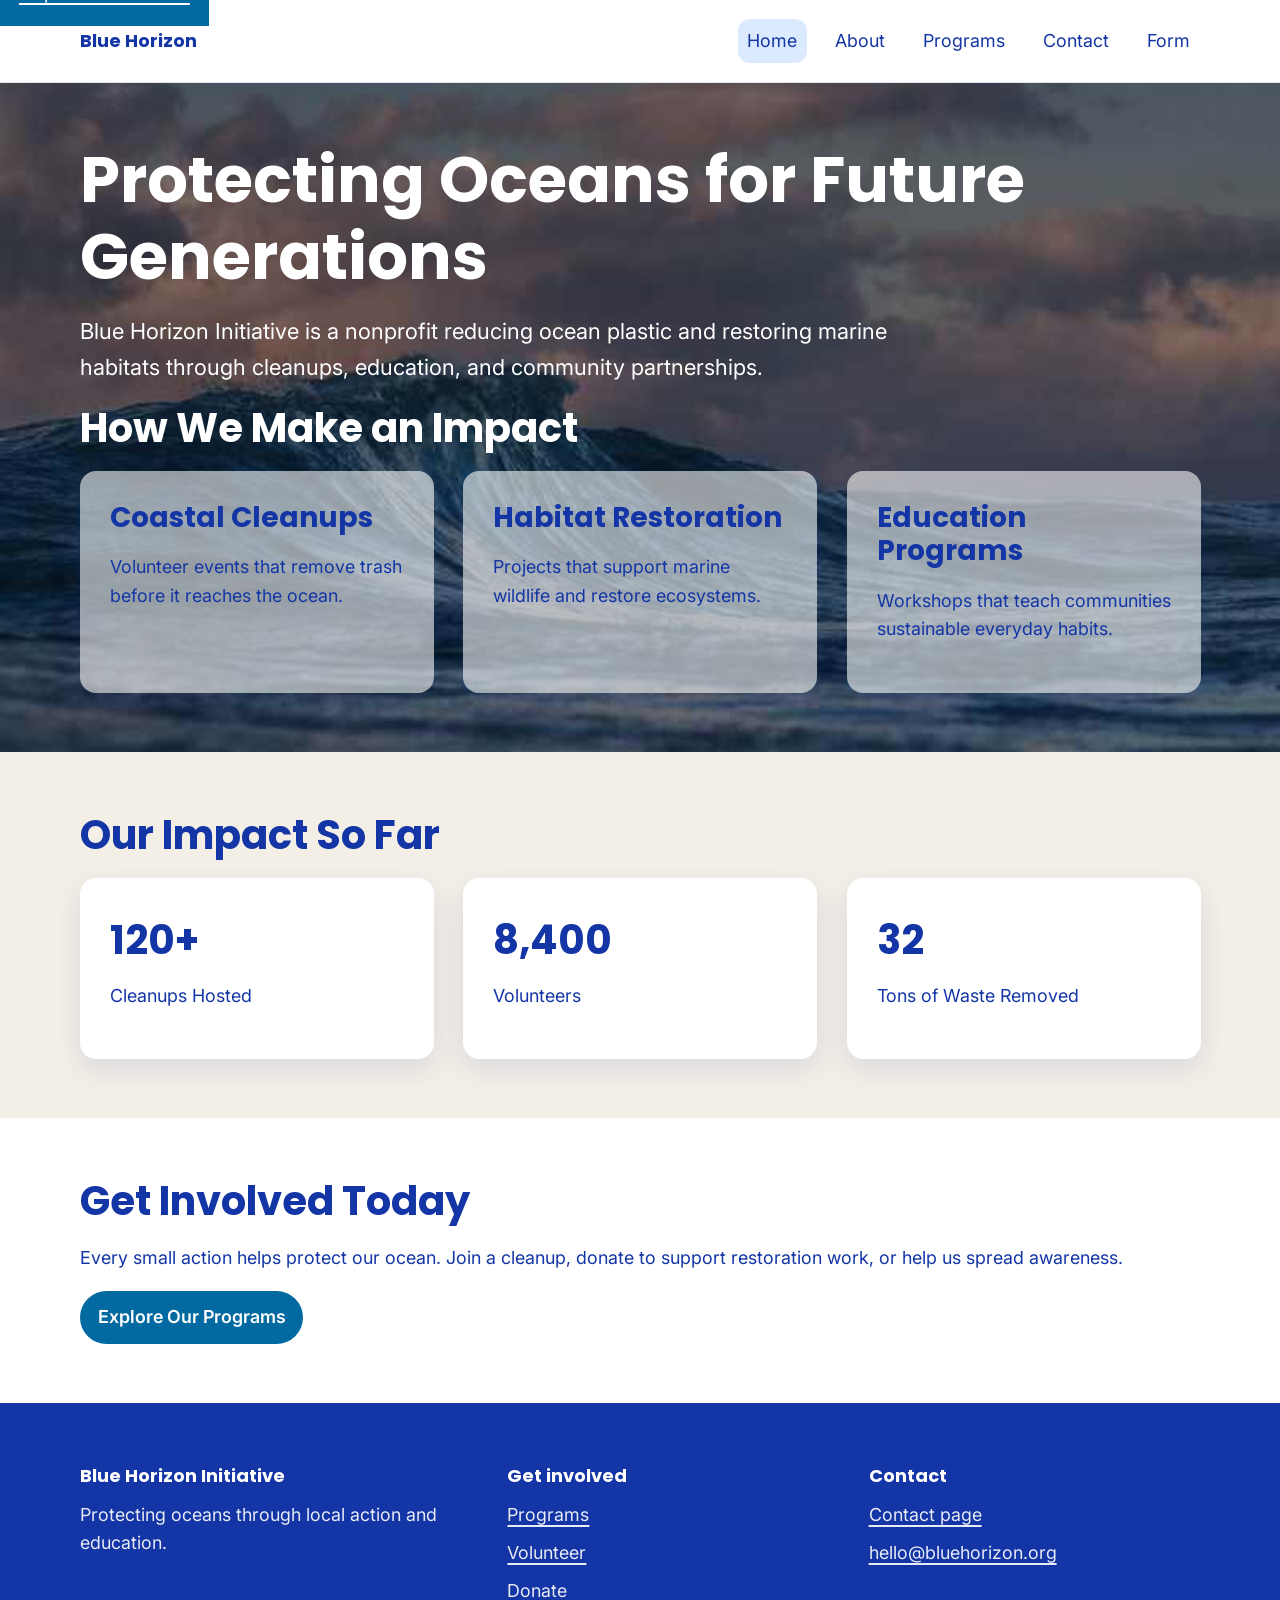
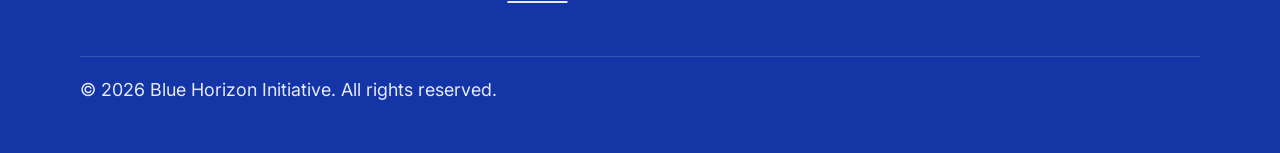
<file: index.html>
<!DOCTYPE html>
<html lang="en">
    <head>
        <meta charset="UTF-8">
        <meta name="viewport" content="width=device-width">
        <!--Google Fonts -->
        <link rel="preconnect" href="https://fonts.googleapis.com">
        <link rel="preconnect" href="https://fonts.gstatic.com" crossorigin>
        <link href="https://fonts.googleapis.com/css2?family=Inter:ital,opsz,wght@0,14..32,100..900;1,14..32,100..900&family=Poppins:ital,wght@0,100;0,200;0,300;0,400;0,500;0,600;0,700;0,800;0,900;1,100;1,200;1,300;1,400;1,500;1,600;1,700;1,800;1,900&display=swap" rel="stylesheet">
        
        <link rel="stylesheet" href="css/style.css">
        <title>Blue Horizon</title>
    </head>

    <body id="top">
        <a class="skip-link" href="#main">Skip to main content</a>
        <header class="site-header">
            <div class="container">
                <nav class="site-nav" aria-label="Primary navigation">
                    <a class="logo" href="index.html">Blue Horizon</a>
                    <ul class="nav-list">
                        <li><a class="nav-link-current" href="index.html" aria-current="page">Home</a></li>
                        <li><a class="nav-link" href="about.html">About</a></li>
                        <li><a class="nav-link" href="programs.html">Programs</a></li>
                        <li><a class="nav-link" href="contact.html">Contact</a></li>
                        <li><a class="nav-link" href="forms.html">Form</a></li>
                    </ul>
                </nav>
            </div>
        </header>

        <main id="main">
            <section class="section intro intro--hero">
                <div class="container">
                    <h1>Protecting Oceans for Future Generations</h1>
                    <p class="lead">
                        Blue Horizon Initiative is a nonprofit reducing ocean plastic and restoring 
                        marine habitats through cleanups, education, and community partnerships.
                    </p>
                    
                    <!-- <img 
                        src="images/beach-waves-800.jpg"
                        srcset="
                        images/beach-waves-400.jpg 400w,
                        images/beach-waves-800.jpg 800w,
                        images/beach-waves-1200.jpg 1200w"
                        sizes="(min-width: 72rem) 50vw, 100vw"
                        alt="Ocean waves representing conservation efforts"
                        width="1200"
                        height="800">
                -->
                    <article>
                        <h2>How We Make an Impact</h2>
                    </article>

                    <div class="card-row">
                        <article class="card">
                            <h3>Coastal Cleanups</h3>
                            <p>Volunteer events that remove trash before it reaches the ocean.</p>
                        </article>

                        <article class="card">
                            <h3>Habitat Restoration</h3>
                            <p>Projects that support marine wildlife and restore ecosystems.</p>
                        </article>

                        <article class="card">
                            <h3>Education Programs</h3>
                            <p>Workshops that teach communities sustainable everyday habits.</p>
                        </article>
                    </div>
                </div>
            </section>

            <section class="section section--tint">
                <div class="container">
                    <h2>Our Impact So Far</h2>

                    <div class="stats-row">
                        <div class="stat">
                            <div class="stat-number">120+</div>
                            <p>Cleanups Hosted</p>
                        </div>

                        <div class="stat">
                            <div class="stat-number">8,400</div>
                            <p>Volunteers</p>
                        </div>

                        <div class="stat">
                            <div class="stat-number">32</div>
                            <p>Tons of Waste Removed</p>
                        </div>
                    </div>
                </div>
            </section>

            <section class="section">
                <div class="container">
                    <h2>Get Involved Today</h2>
                    <p>
                        Every small action helps protect our ocean. Join a cleanup, donate 
                        to support restoration work, or help us spread awareness.
                    </p>

                    <a class="btn" href="programs.html"> Explore Our Programs</a>
                </div>
            </section>
        </main>

        <footer class="site-footer">
            <div class="container footer-inner">
                <div>
                    <p class="footer-title">Blue Horizon Initiative</p>
                    <p class="footer-text">Protecting oceans through local action and education.</p>
                </div>

                <div>
                    <p class="footer-title">Get involved</p>
                    <ul class="footer-links">
                        <li><a href="programs.html">Programs</a></li>
                        <li><a href="forms.html">Volunteer</a></li>
                        <li><a href="contact.html">Donate</a></li>
                    </ul>
                </div>
                <div>
                    <p class="footer-title">Contact</p>
                    <ul class="footer-links">
                        <li><a href="contact.html">Contact page</a></li>
                        <li><a href="mailto:hello@bluehorizon.org">hello@bluehorizon.org</a></li>
                    </ul>
                </div>
            </div>

            <div class="container footer-bottom">
                <p>© <span>2026</span> Blue Horizon Initiative. All rights reserved.</p>
            </div>
        </footer>
    </body>
</html>
</file>
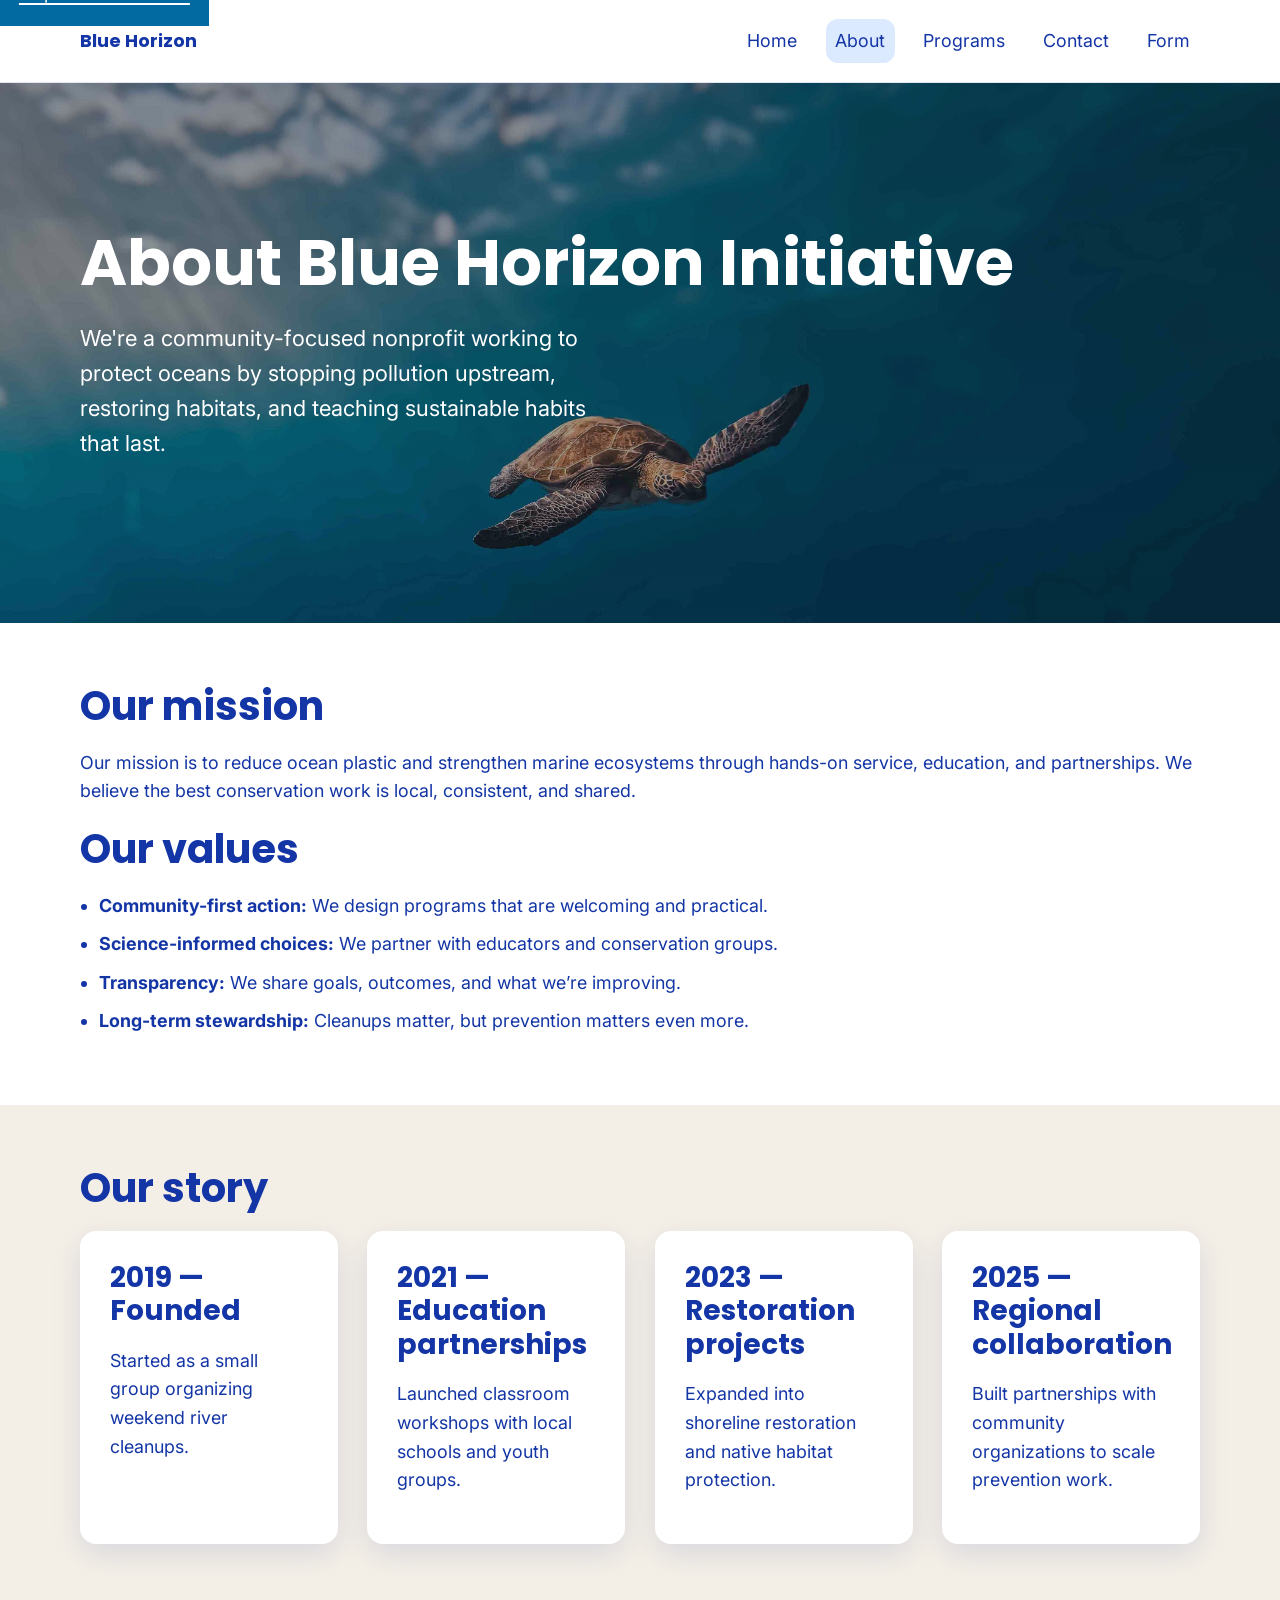
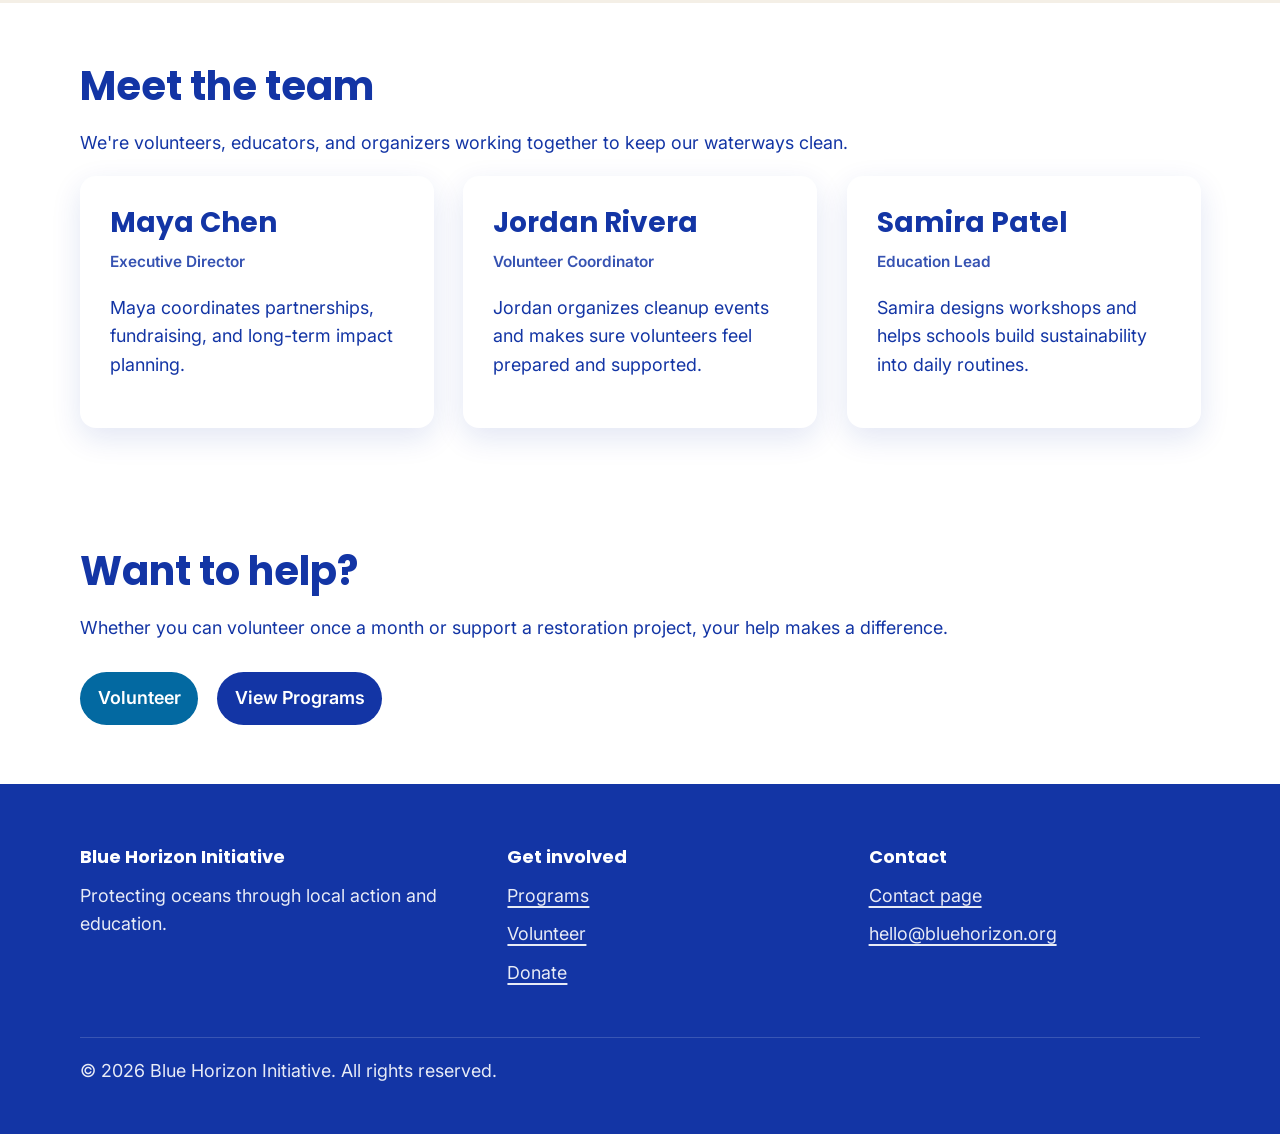
<file: about.html>
<!DOCTYPE html>
<html lang="en">
    <head>
        <meta charset="UTF-8">
        <meta name="viewport" content="width=device-width">
        <meta name="description" content="Explore Blue Horizon Initiative programs including cleanups, restoration, and education." >
        <!--Google Fonts-->
        <link rel="preconnect" href="https://fonts.googleapis.com">
        <link rel="preconnect" href="https://fonts.gstatic.com" crossorigin>
        <link href="https://fonts.googleapis.com/css2?family=Inter:ital,opsz,wght@0,14..32,100..900;1,14..32,100..900&family=Poppins:ital,wght@0,100;0,200;0,300;0,400;0,500;0,600;0,700;0,800;0,900;1,100;1,200;1,300;1,400;1,500;1,600;1,700;1,800;1,900&display=swap" rel="stylesheet">
        
        <title>About | Blue Horizon Initiative</title>
        <link rel="stylesheet" href="css/style.css">
    </head>

    <body>
        <a class="skip-link" href="#main">Skip to main content</a>

        <header class="site-header">
            <div class="container">
                <nav class="site-nav" aria-label="primary navigation">
                    <a class="logo" href="index.html">Blue Horizon</a>

                    <ul class="nav-list">
                        <li><a class="nav-link" href="index.html">Home</a></li>
                        <li><a class="nav-link-current" href="about.html" aria-current="page">About</a></li>
                        <li><a class="nav-link" href="programs.html">Programs</a></li>
                        <li><a class="nav-link" href="contact.html">Contact</a></li>
                        <li><a class="nav-link" href="forms.html">Form</a></li>
                    </ul>
                </nav>
            </div>
        </header>

        <main id="main">
            <section class="section intro intro--hero intro--turtle">
                <div class="container">
                    <h1>About Blue Horizon Initiative</h1>
                    <p class="lead">
                        We're a community-focused nonprofit working to protect oceans by stopping pollution upstream,
                        restoring habitats, and teaching sustainable habits that last.
                    </p>

                    <!-- <img
                    src="images/turtle.jpg" 
                    srcset="images/turtle-400.jpg 400w, images/turtle-800.jpg 800w, images/turtle-1200.jpg 1200w"
                    sizes="(min-width: 72rem) 50vw, 100vw"
                    alt="Sea turtle swimming through clear water"
                    width="1200" height="800">
                -->
                </div>
            </section>

            <section class="section">
                <div class="container">
                    <h2>Our mission</h2>
                    <p>
                        Our mission is to reduce ocean plastic and strengthen marine ecosystems through hands-on service,
                        education, and partnerships. We believe the best conservation work is local, consistent, and shared.
                    </p>

                    <h2>Our values</h2>
                    <ul class="values-list">
                    <li><strong>Community-first action:</strong> We design programs that are welcoming and practical.</li>
                    <li><strong>Science-informed choices:</strong> We partner with educators and conservation groups.</li>
                    <li><strong>Transparency:</strong> We share goals, outcomes, and what we’re improving.</li>
                    <li><strong>Long-term stewardship:</strong> Cleanups matter, but prevention matters even more.</li>
                    </ul>
                </div>
            </section>

            <section class="section section--tint">
                <div class="container">
                    <h2>Our story</h2>
                    <ol class="timeline">
                        <li>
                            <h3>2019 — Founded</h3>
                            <p>Started as a small group organizing weekend river cleanups.</p>
                        </li>
                        <li>
                            <h3>2021 — Education partnerships</h3>
                            <p>Launched classroom workshops with local schools and youth groups.</p>
                        </li>
                        <li>
                            <h3>2023 — Restoration projects</h3>
                            <p>Expanded into shoreline restoration and native habitat protection.</p>
                        </li>
                        <li>
                            <h3>2025 — Regional collaboration</h3>
                            <p>Built partnerships with community organizations to scale prevention work.</p>
                        </li>
                    </ol>
                </div>
            </section>

            <section class="section">
                <div class="container">
                    <h2>Meet the team</h2>
                    <p>We're volunteers, educators, and organizers working together to keep our waterways clean.</p>

                    <div class="card-row">
                        <article class="card">
                            <h3>Maya Chen</h3>
                            <p class="role">Executive Director</p>
                            <p>Maya coordinates partnerships, fundraising, and long-term impact planning.</p>
                        </article>

                        <article class="card">
                            <h3>Jordan Rivera</h3>
                            <p class="role">Volunteer Coordinator</p>
                            <p>Jordan organizes cleanup events and makes sure volunteers feel prepared and supported.</p>
                        </article>

                        <article class="card">
                            <h3>Samira Patel</h3>
                            <p class="role">Education Lead</p>
                            <p>Samira designs workshops and helps schools build sustainability into daily routines.</p>
                        </article>
                    </div>
                </div>
            </section>

            <section class="section">
                <div class="container cta">
                    <h2>Want to help?</h2>
                    <p>
                        Whether you can volunteer once a month or support a restoration project, your help makes a difference.
                    </p>
                    <div class="intro-actions">
                        <a class="btn" href="forms.html">Volunteer</a>
                        <a class="btn btn--secondary" href="programs.html">View Programs</a>
                    </div>
                </div>
            </section>
        </main>

        <footer class="site-footer">
            <div class="container footer-inner">
                <div>
                    <p class="footer-title">Blue Horizon Initiative</p>
                    <p class="footer-text">Protecting oceans through local action and education.</p>
                </div>

                <div>
                    <p class="footer-title">Get involved</p>
                    <ul class="footer-links">
                        <li><a href="programs.html">Programs</a></li>
                        <li><a href="forms.html">Volunteer</a></li>
                        <li><a href="contact.html">Donate</a></li>
                    </ul>
                </div>

                <div>
                    <p class="footer-title">Contact</p>
                    <ul class="footer-links">
                        <li><a href="contact.html">Contact page</a></li>
                        <li><a href="mailto:hello@bluehorizon.org">hello@bluehorizon.org</a></li>
                    </ul>
                </div>
            </div>

            <div class="container footer-bottom">
                <p>© <span>2026</span> Blue Horizon Initiative. All rights reserved.</p>
            </div>
        </footer>
    </body>
</html>
</file>
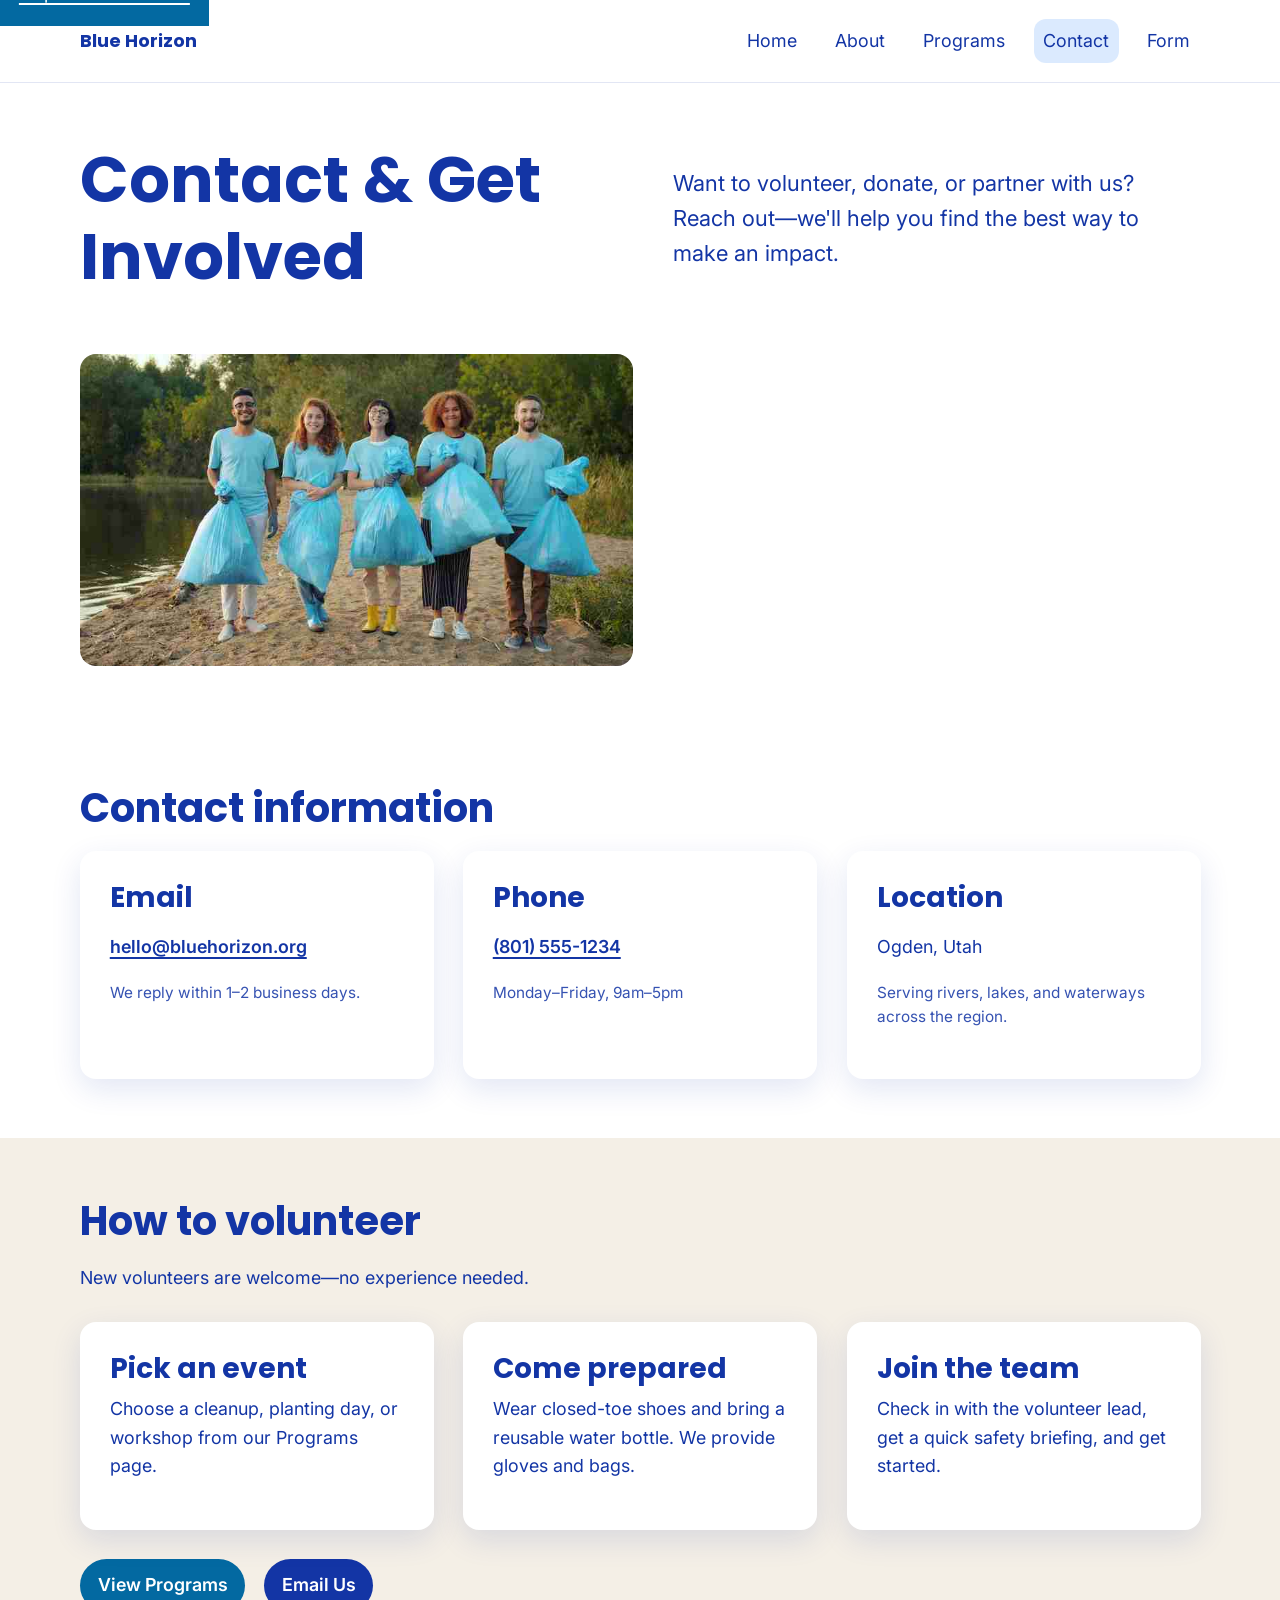
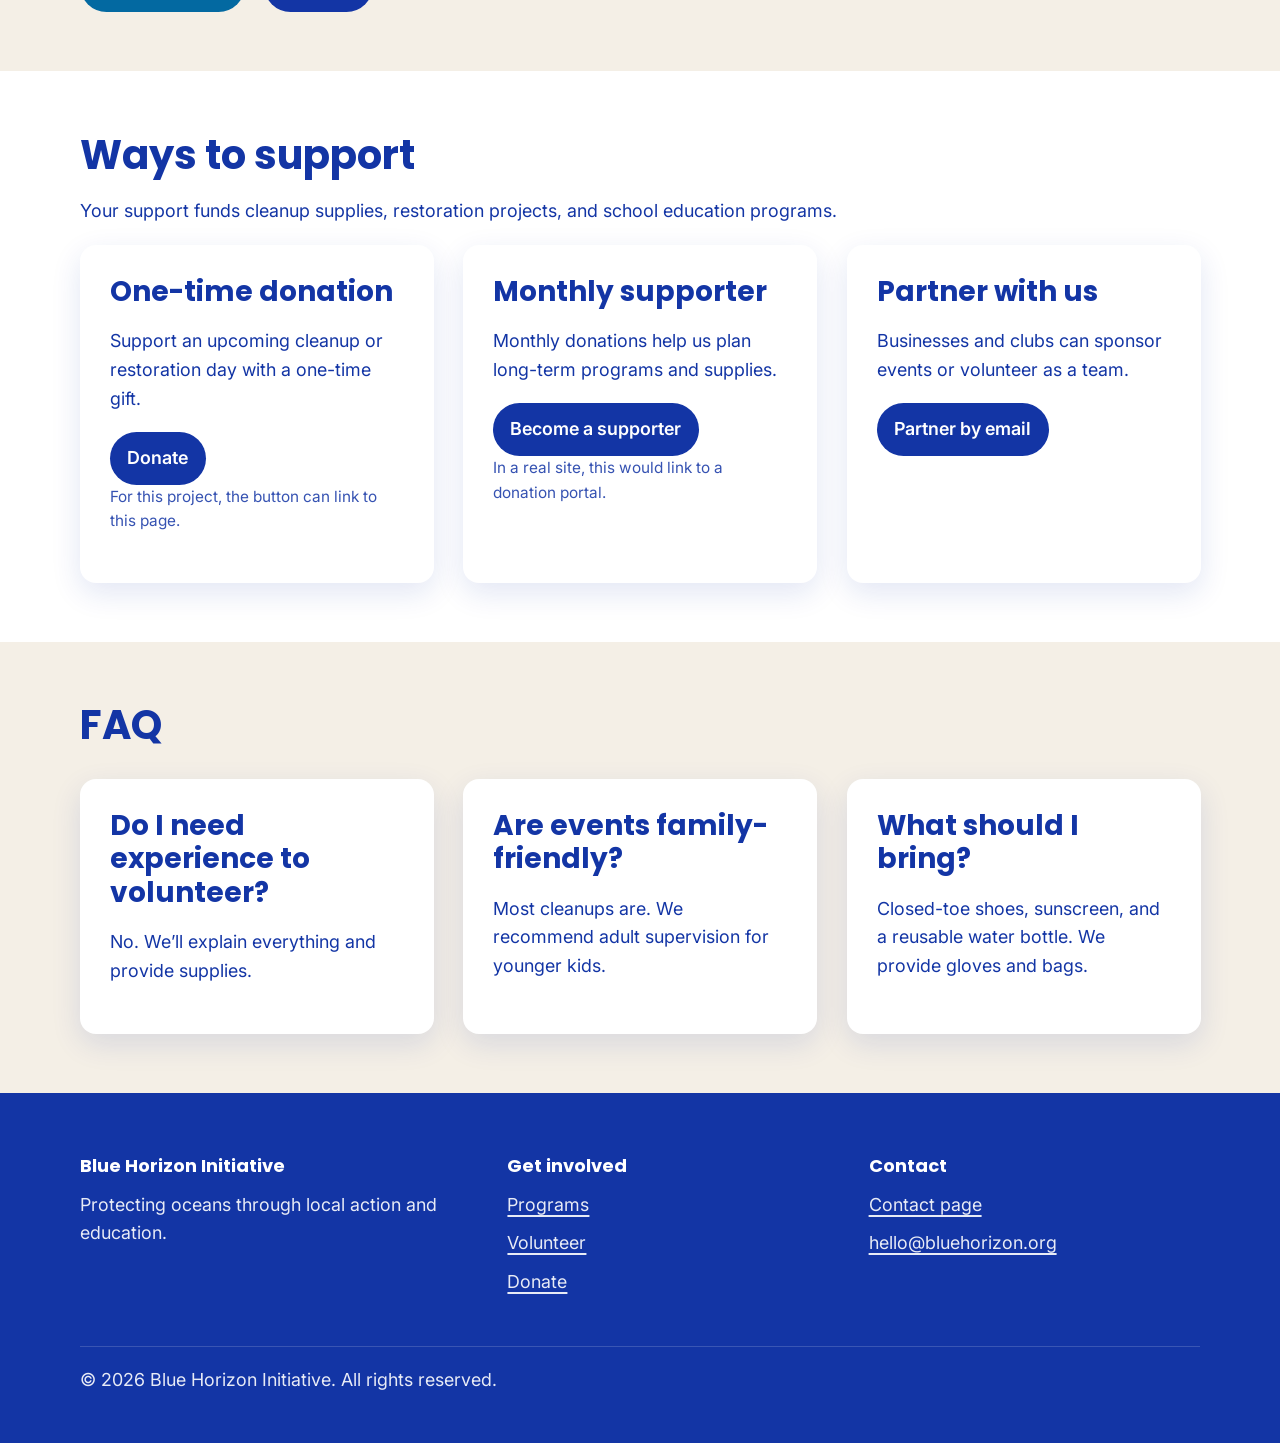
<file: contact.html>
<!DOCTYPE html>
<html lang="en">
    <head>
        <meta charset="utf-8">
        <meta name="viewport" content="width=device-width">
        <meta name="description" content="Explore Blue Horizon Initiative programs including cleanups, restoration, and education." >
        <!--Google Fonts-->
        <link rel="preconnect" href="https://fonts.googleapis.com">
        <link rel="preconnect" href="https://fonts.gstatic.com" crossorigin>
        <link href="https://fonts.googleapis.com/css2?family=Inter:ital,opsz,wght@0,14..32,100..900;1,14..32,100..900&family=Poppins:ital,wght@0,100;0,200;0,300;0,400;0,500;0,600;0,700;0,800;0,900;1,100;1,200;1,300;1,400;1,500;1,600;1,700;1,800;1,900&display=swap" rel="stylesheet">
        <title>Contact | Blue Horizon Initiative</title>
        <link rel="stylesheet" href="css/style.css">
    </head>
    <body>
        <a class="skip-link" href="#main">Skip to main content</a>
        <header class="site-header">
            <div class="container">
                <nav class="site-nav" aria-label="primary navigation">
                    <a class="logo" href="index.html">Blue Horizon</a>

                    <ul class="nav-list">
                        <li><a class="nav-link" href="index.html">Home</a></li>
                        <li><a class="nav-link" href="about.html">About</a></li>
                        <li><a class="nav-link" href="programs.html">Programs</a></li>
                        <li><a class="nav-link-current" href="contact.html" aria-current="page">Contact</a></li>
                        <li><a class="nav-link" href="forms.html">Form</a></li>
                    </ul>
                </nav>
            </div>
        </header>

        <main id="main">
            <section class="section intro">
                <div class="container">
                    <h1>Contact & Get Involved</h1>
                    <p class="lead">
                        Want to volunteer, donate, or partner with us? Reach out—we'll help you find the best way to make an impact.
                    </p>
            
                    <img 
                    src="images/volunteer-group.jpg" 
                    srcset="images/volunteer-group-400.jpg 400w, images/volunteer-group-800.jpg 800w, images/volunteer-group-1200.jpg 1200w"
                    sizes="(min-width: 72rem) 50vw, 100vw"
                    alt="Hands holding reusable trash bags during a community cleanup"
                    width="1200" height="800">
                </div>
            </section>

            <section class="section">
                <div class="container">
                    <h2>Contact information</h2>

                    <div class="card-row">
                        <article class="card">
                            <h3>Email</h3>
                            <p><a class="text-link" href="mailto:hello@bluehorizon.org">hello@bluehorizon.org</a></p>
                            <p class="small">We reply within 1–2 business days.</p>
                        </article>

                        <article class="card">
                            <h3>Phone</h3>
                            <p><a class="text-link" href="tel:+18015551234">(801) 555-1234</a></p>
                            <p class="small">Monday–Friday, 9am–5pm</p>
                        </article>

                        <article class="card">
                            <h3>Location</h3>
                            <p>Ogden, Utah</p>
                            <p class="small">Serving rivers, lakes, and waterways across the region.</p>
                        </article>
                    </div>
                </div>
            </section>

            <section class="section section--tint">
                <div class="container">
                    <h2>How to volunteer</h2>
                    <p>New volunteers are welcome—no experience needed.</p>

                    <ol class="steps">
                        <li>
                            <h3>Pick an event</h3>
                            <p>Choose a cleanup, planting day, or workshop from our Programs page.</p>
                        </li>
                        <li>
                            <h3>Come prepared</h3>
                            <p>Wear closed-toe shoes and bring a reusable water bottle. We provide gloves and bags.</p>
                        </li>
                        <li>
                            <h3>Join the team</h3>
                            <p>Check in with the volunteer lead, get a quick safety briefing, and get started.</p>
                        </li>
                    </ol>

                    <div class="intro-actions">
                        <a class="btn" href="programs.html">View Programs</a>
                        <a class="btn btn--secondary" href="mailto:hello@bluehorizon.org">Email Us</a>
                    </div>
                </div>
            </section>

            <section class="section">
                <div class="container">
                    <h2>Ways to support</h2>
                    <p>Your support funds cleanup supplies, restoration projects, and school education programs.</p>

                    <div class="card-row">
                        <article class="card">
                            <h3>One-time donation</h3>
                            <p>Support an upcoming cleanup or restoration day with a one-time gift.</p>
                            <a class="btn btn--secondary" href="contact.html">Donate</a>
                            <p class="small">For this project, the button can link to this page.</p>
                        </article>

                        <article class="card">
                            <h3>Monthly supporter</h3>
                            <p>Monthly donations help us plan long-term programs and supplies.</p>
                            <a class="btn btn--secondary" href="contact.html">Become a supporter</a>
                            <p class="small">In a real site, this would link to a donation portal.</p>
                        </article>

                        <article class="card">
                            <h3>Partner with us</h3>
                            <p>Businesses and clubs can sponsor events or volunteer as a team.</p>
                            <a class="btn btn--secondary" href="mailto:hello@bluehorizon.org">Partner by email</a>
                        </article>
                    </div>
                </div>
            </section>

            <section class="section section--tint">
                <div class="container">
                    <h2>FAQ</h2>

                    <div class="faq">
                        <article class="faq-item">
                            <h3>Do I need experience to volunteer?</h3>
                            <p>No. We’ll explain everything and provide supplies.</p>
                        </article>

                        <article class="faq-item">
                            <h3>Are events family-friendly?</h3>
                            <p>Most cleanups are. We recommend adult supervision for younger kids.</p>
                        </article>

                        <article class="faq-item">
                        <h3>What should I bring?</h3>
                        <p>Closed-toe shoes, sunscreen, and a reusable water bottle. We provide gloves and bags.</p>
                        </article>
                    </div>
                </div>
            </section>
        </main>

        <footer class="site-footer">
            <div class="container footer-inner">
                <div>
                    <p class="footer-title">Blue Horizon Initiative</p>
                    <p class="footer-text">Protecting oceans through local action and education.</p>
                </div>

                <div>
                    <p class="footer-title">Get involved</p>
                    <ul class="footer-links">
                        <li><a href="programs.html">Programs</a></li>
                        <li><a href="forms.html">Volunteer</a></li>
                        <li><a href="contact.html">Donate</a></li>
                    </ul>
                </div>

                <div>
                    <p class="footer-title">Contact</p>
                    <ul class="footer-links">
                        <li><a href="contact.html">Contact page</a></li>
                        <li><a href="mailto:hello@bluehorizon.org">hello@bluehorizon.org</a></li>
                    </ul>
                </div>
            </div>

            <div class="container footer-bottom">
                <p>© <span>2026</span> Blue Horizon Initiative. All rights reserved.</p>
            </div>
        </footer>
    </body>
</html>
</file>
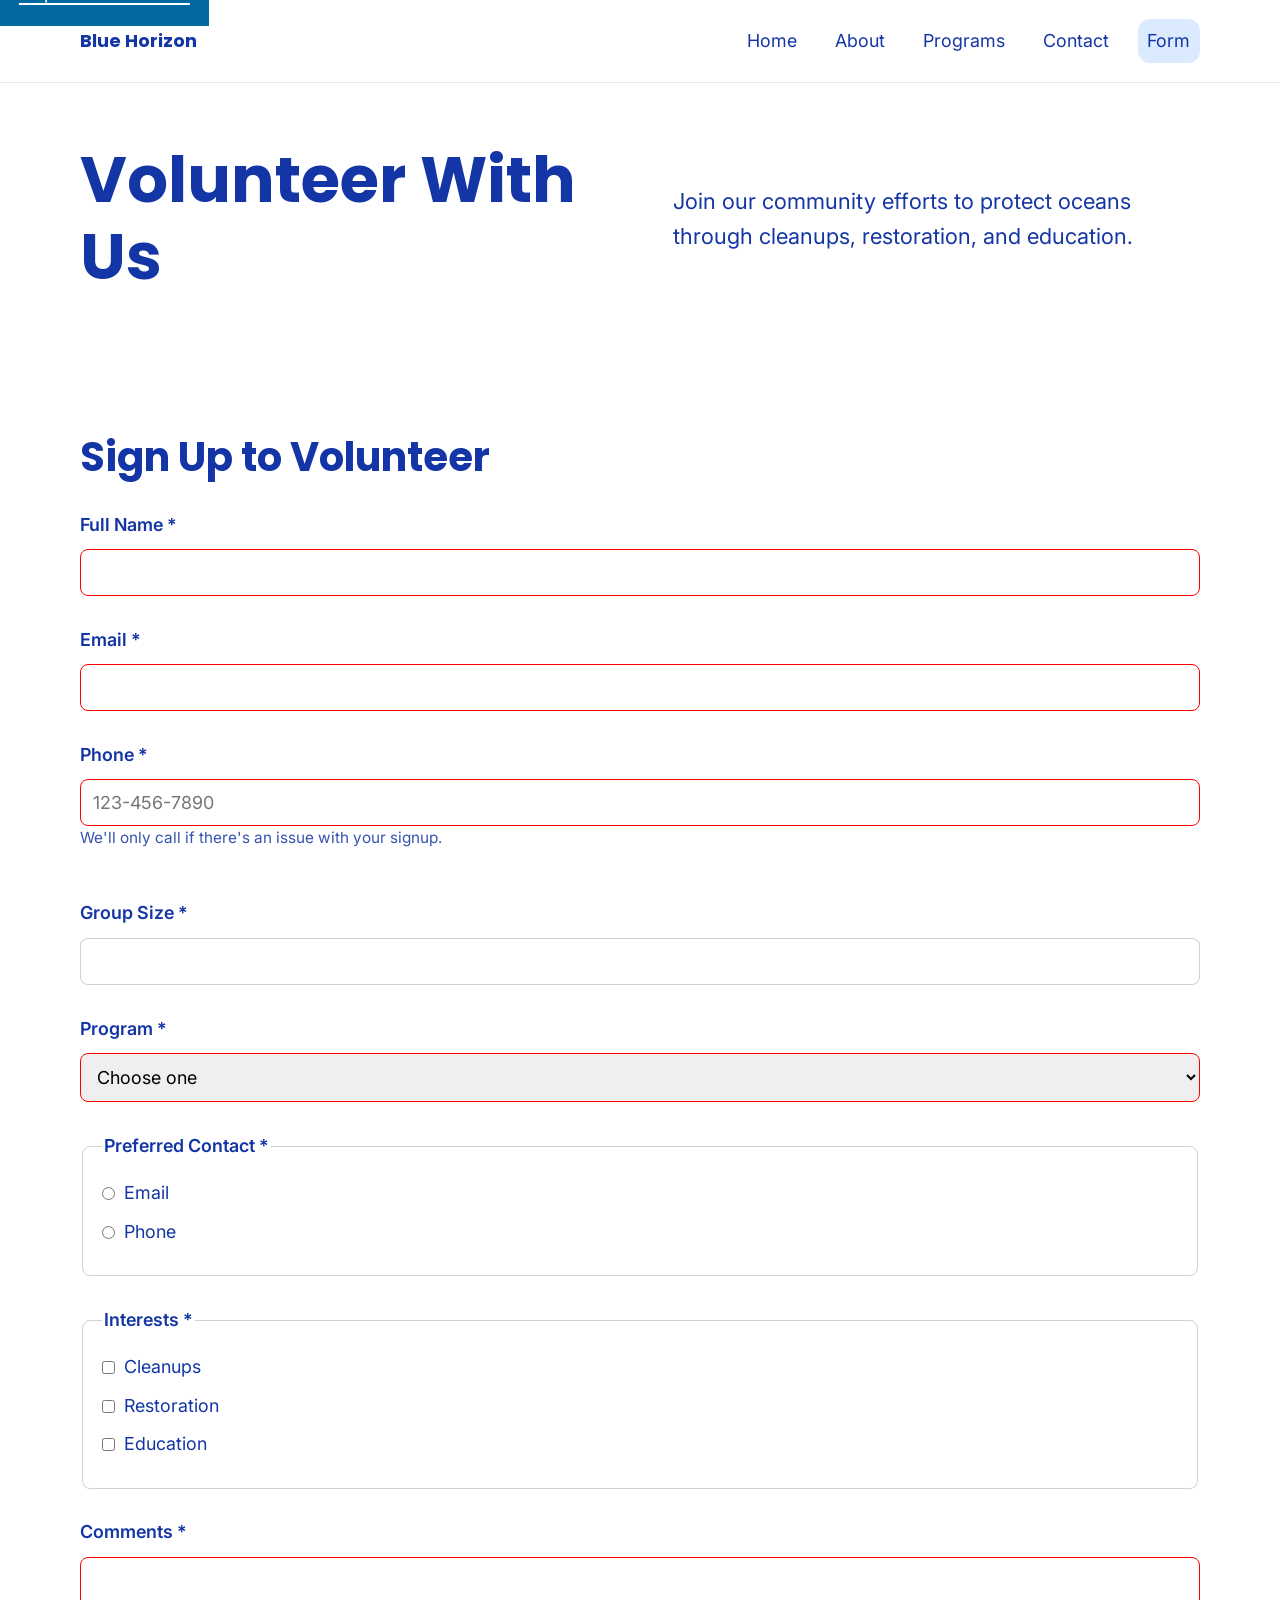
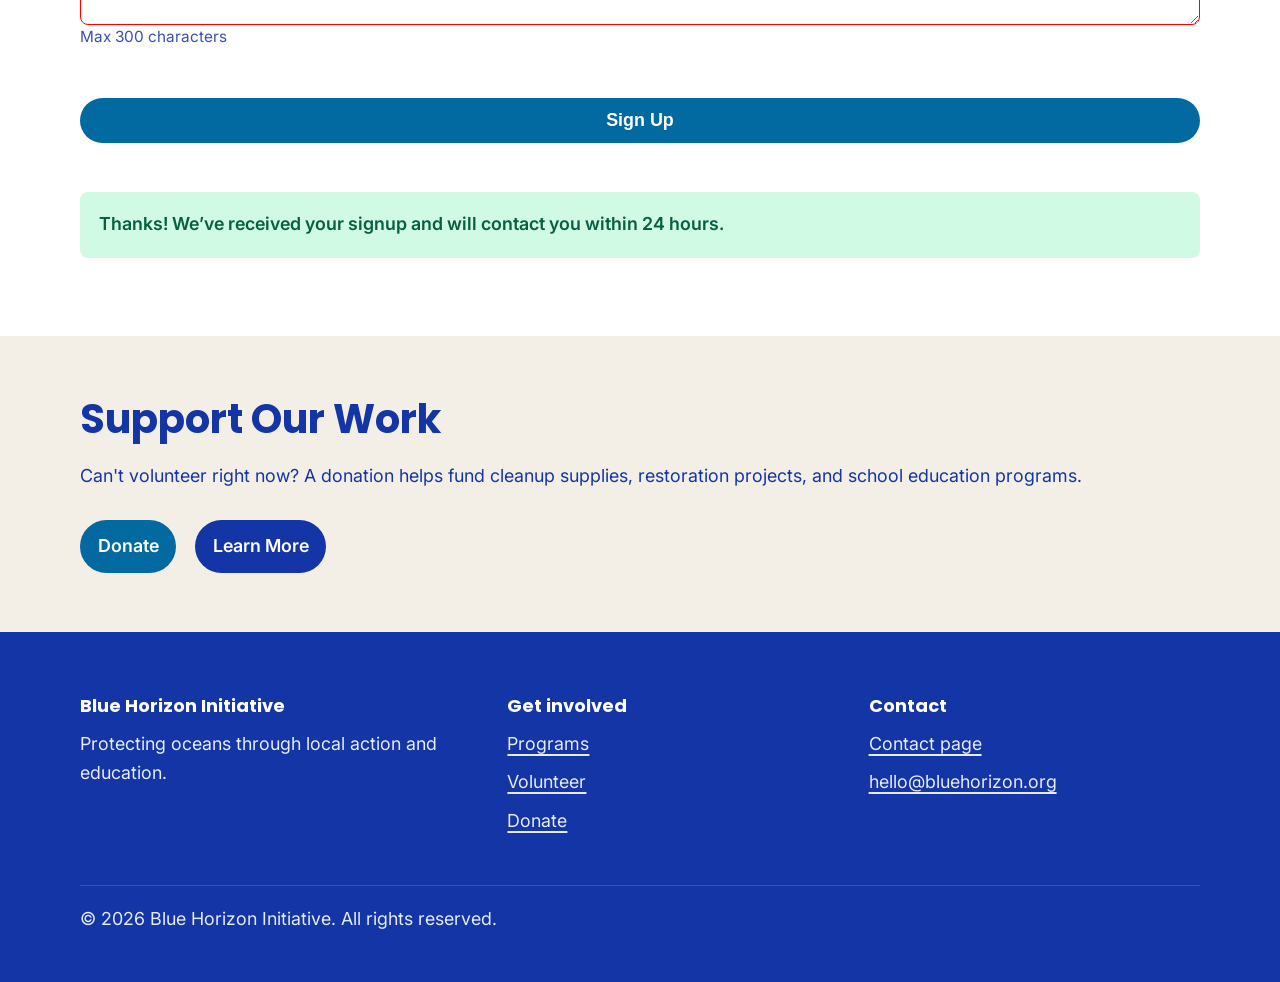
<file: forms.html>
<!DOCTYPE html>
<html lang="en">
  <head>
    <meta charset="utf-8">
    <meta name="viewport" content="width=device-width">
    <meta name="description" content="Explore Blue Horizon Initiative programs including cleanups, restoration, and education." >
    <!--Google Fonts-->
    <link rel="preconnect" href="https://fonts.googleapis.com">
    <link rel="preconnect" href="https://fonts.gstatic.com" crossorigin>
    <link href="https://fonts.googleapis.com/css2?family=Inter:ital,opsz,wght@0,14..32,100..900;1,14..32,100..900&family=Poppins:ital,wght@0,100;0,200;0,300;0,400;0,500;0,600;0,700;0,800;0,900;1,100;1,200;1,300;1,400;1,500;1,600;1,700;1,800;1,900&display=swap" rel="stylesheet">
    <title>Contact | Blue Horizon Initiative</title>
    <link rel="stylesheet" href="css/style.css">
  </head>

  <body>

    <a class="skip-link" href="#main">Skip to main content</a>

    <header class="site-header">

      <div class="container">
        <nav class="site-nav" aria-label="primary navigation">
          <a class="logo" href="index.html">Blue Horizon</a>

          <ul class="nav-list">
            <li><a class="nav-link" href="index.html">Home</a></li>
            <li><a class="nav-link" href="about.html">About</a></li>
            <li><a class="nav-link" href="programs.html">Programs</a></li>
            <li><a class="nav-link" href="contact.html" aria-current="page">Contact</a></li>
            <li><a class="nav-link-current" href="forms.html">Form</a></li>
          </ul>
        </nav>
      </div>

      </header>
        <main id="main">

          <section class="section intro">
            <div class="container">
              <h1>Volunteer With Us</h1>
              <p class="lead">
                Join our community efforts to protect oceans through cleanups, restoration, and education.
              </p>
            </div>
          </section>

          <section class="section">
            <div class="container">
              <h2>Sign Up to Volunteer</h2>

              <form action="#" method="post" class="form">


                <!-- NAME -->
                <div class="form-group">
                  <label for="name">Full Name *</label>
                  <input type="text" id="name" name="name" minlength="2" required>
                </div>

                <!-- EMAIL -->
                <div class="form-group">
                  <label for="email">Email *</label>
                  <input type="email" id="email" name="email" required>
                </div>

                <!-- PHONE -->
                <div class="form-group">
                  <label for="phone">Phone *</label>
                  <input 
                    type="tel" 
                    id="phone" 
                    name="phone"
                    pattern="[0-9]{3}-[0-9]{3}-[0-9]{4}"
                    placeholder="123-456-7890"
                    required>
                  <p class="small">We'll only call if there's an issue with your signup.</p>
                </div>

                <!-- NUMBER -->
                <div class="form-group">
                  <label for="group">Group Size *</label>
                  <input type="number" id="group" name="group" min="1" max="20" 
                  inputmode="numeric" >
                </div>

                <!-- SELECT -->
                <div class="form-group">
                  <label for="program">Program *</label>
                  <select id="program" name="program" required>
                    <option value="">Choose one</option>
                    <option value="cleanup">Cleanup</option>
                    <option value="restoration">Restoration</option>
                    <option value="education">Education</option>
                  </select>
                </div>

                <!-- RADIO -->
                <fieldset class="form-group">
                  <legend>Preferred Contact *</legend>

                  <div class="choice-group">
                    <input type="radio" id="contact-email" name="contact" value="email" required>
                    <label for="contact-email">Email</label>  
                  </div>

                  <div class="choice-group">
                    <input type="radio" id="contact-phone" name="contact" value="phone">
                    <label for="contact-phone">Phone</label>
                  </div>
                </fieldset>

                <!-- CHECKBOX -->
                <fieldset class="form-group">

                  <legend>Interests *</legend>

                  <div class="choice-group">
                    <input type="checkbox" id="interest-cleanup" name="interest" value="cleanup" required>
                    <label for="interest-cleanup">Cleanups</label>
                  </div>

                  <div class="choice-group">
                    <input type="checkbox" id="interest-restoration" name="interest" value="restoration">
                    <label for="interest-restoration">Restoration</label>
                  </div>

                  <div class="choice-group">
                    <input type="checkbox" id="interest-education" name="interest" value="education">
                    <label for="interest-education">Education</label>
                  </div>
                </fieldset>

                <!-- TEXTAREA -->
                <div class="form-group">
                  <label for="message">Comments *</label>
                  <textarea id="message" name="message" maxlength="300" required></textarea>
                  <p class="small">Max 300 characters</p>
                </div>

                <!-- BUTTON -->
                <button type="submit" class="btn">Sign Up</button>

                <!-- SUCCESS MESSAGE -->
                <p class="success-message">
                  Thanks! We’ve received your signup and will contact you within 24 hours.
                </p>

              </form>
            </div>
          </section>

          <section class="section section--tint">
            <div class="container cta">
              <h2>Support Our Work</h2>
              <p>
                Can't volunteer right now? A donation helps fund cleanup supplies, 
                restoration projects, and school education programs.
              </p>
              <div class="intro-actions">
                <a class="btn" href="contact.html">Donate</a>
                <a class="btn btn--secondary" href="contact.html">Learn More</a>
              </div>
            </div>
          </section>
        </main>

        <footer class="site-footer">
          <div class="container footer-inner">
            <div>
              <p class="footer-title">Blue Horizon Initiative</p>
              <p class="footer-text">Protecting oceans through local action and education.</p>
            </div>

            <div>
              <p class="footer-title">Get involved</p>
              <ul class="footer-links">
                <li><a href="programs.html">Programs</a></li>
                <li><a href="forms.html">Volunteer</a></li>
                <li><a href="contact.html">Donate</a></li>
              </ul>
            </div>

            <div>
              <p class="footer-title">Contact</p>
                <ul class="footer-links">
                  <li><a href="contact.html">Contact page</a></li>
                  <li><a href="mailto:hello@bluehorizon.org">hello@bluehorizon.org</a></li>
                </ul>
            </div>
          </div>

          <div class="container footer-bottom">
            <p>© <span>2026</span> Blue Horizon Initiative. All rights reserved.</p>
          </div>    
        </footer>
  </body>
</html>
</file>
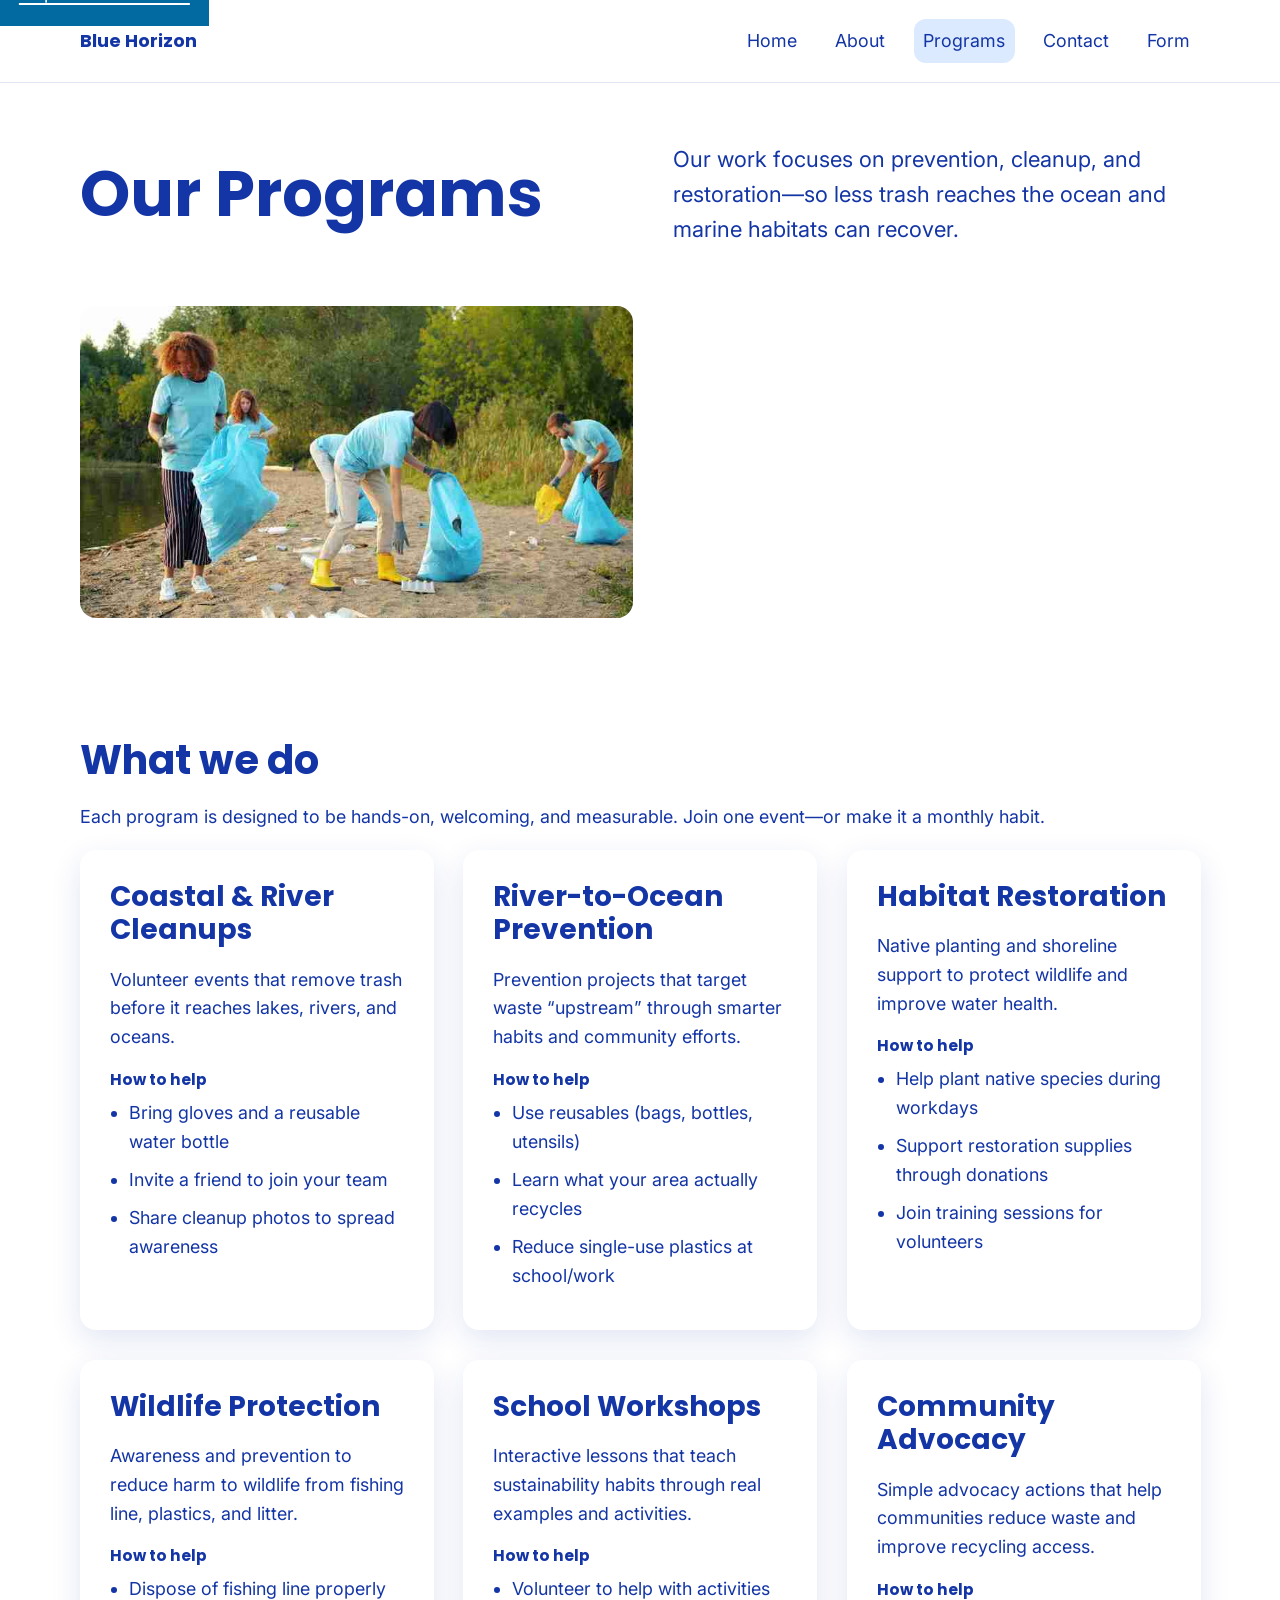
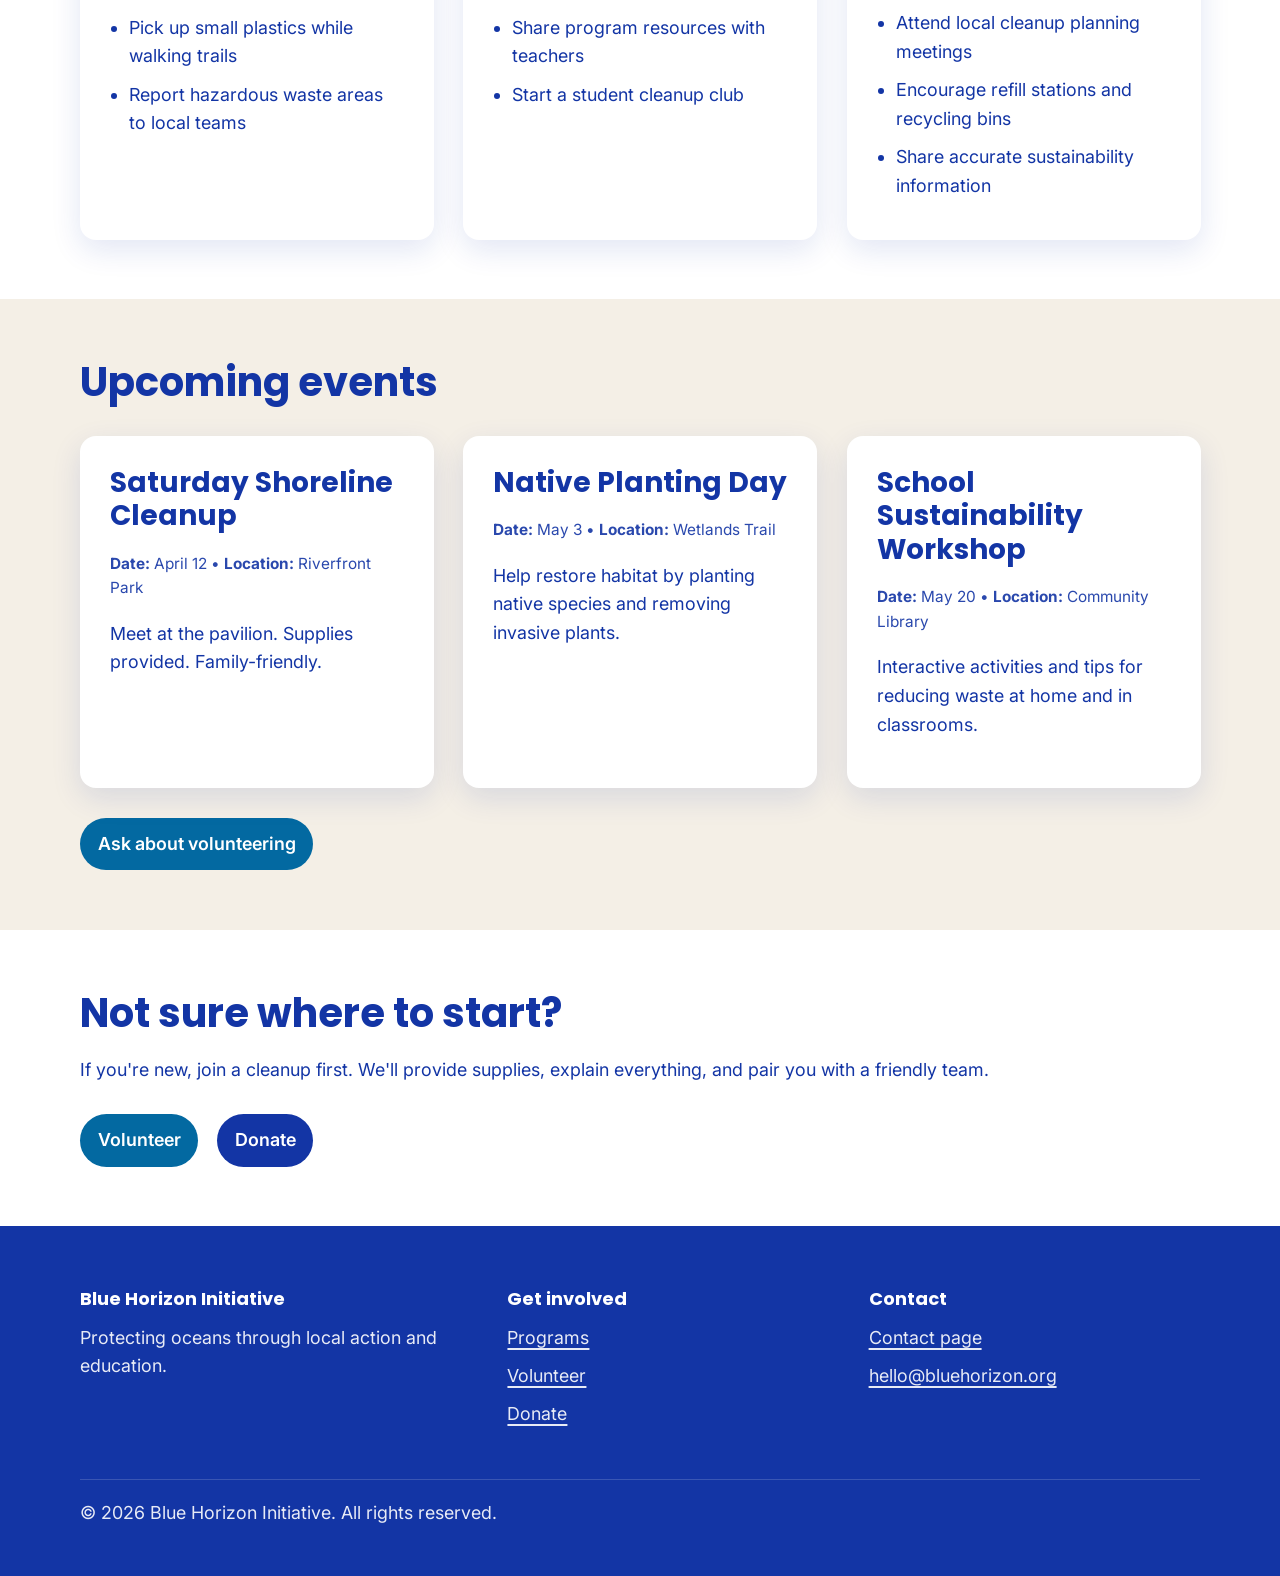
<file: programs.html>
<!doctype html>
<html lang="en">
    <head>
        <meta charset="utf-8">
        <meta name="viewport" content="width=device-width">
        <meta name="description" content="Explore Blue Horizon Initiative programs including cleanups, restoration, and education." >
        <link rel="preconnect" href="https://fonts.googleapis.com">
        <link rel="preconnect" href="https://fonts.gstatic.com" crossorigin>
        <link href="https://fonts.googleapis.com/css2?family=Inter:ital,opsz,wght@0,14..32,100..900;1,14..32,100..900&family=Poppins:ital,wght@0,100;0,200;0,300;0,400;0,500;0,600;0,700;0,800;0,900;1,100;1,200;1,300;1,400;1,500;1,600;1,700;1,800;1,900&display=swap" rel="stylesheet">
        <title>Programs | Blue Horizon Initiative</title>
        <link rel="stylesheet" href="css/style.css">
    </head>

    <body>
        <a class="skip-link" href="#main">Skip to main content</a>

        <header class="site-header">
            <div class="container">
                <nav class="site-nav" aria-label="primary navigation">
                    <a class="logo" href="index.html">Blue Horizon</a>

                    <ul class="nav-list">
                        <li><a class="nav-link" href="index.html">Home</a></li>
                        <li><a class="nav-link" href="about.html">About</a></li>
                        <li><a class="nav-link-current" href="programs.html" aria-current="page">Programs</a></li>
                        <li><a class="nav-link" href="contact.html">Contact</a></li>
                        <li><a class="nav-link" href="forms.html">Form</a></li>
                    </ul>
                </nav>
            </div>
        </header>

        <main id="main">
            <section class="section intro">
                <div class="container">
                    <h1>Our Programs</h1>
                    <p class="lead">
                        Our work focuses on prevention, cleanup, and restoration—so less trash reaches the ocean and marine habitats
                        can recover.
                    </p>

                    <img 
                    src="images/beach-cleanup.jpg"
                    srcset="images/beach-cleanup-400.jpg 400w, images/beach-cleanup-800.jpg 800w, images/beach-cleanup-1200.jpg 1200w"
                    sizes="(min-width: 72rem) 50vw, 100vw" 
                    alt="Volunteers working together to clean up litter near a body of water"
                    width="1200" height="800">
                </div>
            </section>

            <section class="section">
                <div class="container">
                    <h2>What we do</h2>
                    <p>
                        Each program is designed to be hands-on, welcoming, and measurable. Join one event—or make it a monthly habit.
                    </p>

                    <div class="card-row">
                        <article class="card program-card">
                            <h3>Coastal & River Cleanups</h3>
                            <p>Volunteer events that remove trash before it reaches lakes, rivers, and oceans.</p>
                            <h4 class="mini-heading">How to help</h4>
                            <ul class="mini-list">
                                <li>Bring gloves and a reusable water bottle</li>
                                <li>Invite a friend to join your team</li>
                                <li>Share cleanup photos to spread awareness</li>
                            </ul>
                        </article>

                        <article class="card program-card">
                            <h3>River-to-Ocean Prevention</h3>
                            <p>Prevention projects that target waste “upstream” through smarter habits and community efforts.</p>
                            <h4 class="mini-heading">How to help</h4>
                            <ul class="mini-list">
                                <li>Use reusables (bags, bottles, utensils)</li>
                                <li>Learn what your area actually recycles</li>
                                <li>Reduce single-use plastics at school/work</li>
                            </ul>
                        </article>

                        <article class="card program-card">
                            <h3>Habitat Restoration</h3>
                            <p>Native planting and shoreline support to protect wildlife and improve water health.</p>
                            <h4 class="mini-heading">How to help</h4>
                            <ul class="mini-list">
                                <li>Help plant native species during workdays</li>
                                <li>Support restoration supplies through donations</li>
                                <li>Join training sessions for volunteers</li>
                            </ul>
                        </article>

                        <article class="card program-card">
                            <h3>Wildlife Protection</h3>
                            <p>Awareness and prevention to reduce harm to wildlife from fishing line, plastics, and litter.</p>
                            <h4 class="mini-heading">How to help</h4>
                            <ul class="mini-list">
                                <li>Dispose of fishing line properly</li>
                                <li>Pick up small plastics while walking trails</li>
                                <li>Report hazardous waste areas to local teams</li>
                            </ul>
                        </article>

                        <article class="card program-card">
                            <h3>School Workshops</h3>
                            <p>Interactive lessons that teach sustainability habits through real examples and activities.</p>
                            <h4 class="mini-heading">How to help</h4>
                            <ul class="mini-list">
                                <li>Volunteer to help with activities</li>
                                <li>Share program resources with teachers</li>
                                <li>Start a student cleanup club</li>
                            </ul>
                        </article>

                        <article class="card program-card">
                            <h3>Community Advocacy</h3>
                            <p>Simple advocacy actions that help communities reduce waste and improve recycling access.</p>
                            <h4 class="mini-heading">How to help</h4>
                            <ul class="mini-list">
                                <li>Attend local cleanup planning meetings</li>
                                <li>Encourage refill stations and recycling bins</li>
                                <li>Share accurate sustainability information</li>
                            </ul>
                        </article>
                    </div>
                </div>
            </section>

            <section class="section section--tint">
                <div class="container">
                    <h2>Upcoming events</h2>

                    <div class="events">
                        <article class="event">
                            <h3>Saturday Shoreline Cleanup</h3>
                            <p class="event-meta"><strong>Date:</strong> April 12 • <strong>Location:</strong> Riverfront Park</p>
                            <p>Meet at the pavilion. Supplies provided. Family-friendly.</p>
                        </article>

                        <article class="event">
                            <h3>Native Planting Day</h3>
                            <p class="event-meta"><strong>Date:</strong> May 3 • <strong>Location:</strong> Wetlands Trail</p>
                            <p>Help restore habitat by planting native species and removing invasive plants.</p>
                        </article>

                        <article class="event">
                            <h3>School Sustainability Workshop</h3>
                            <p class="event-meta"><strong>Date:</strong> May 20 • <strong>Location:</strong> Community Library</p>
                            <p>Interactive activities and tips for reducing waste at home and in classrooms.</p>
                        </article>
                    </div>
                    <a class="btn" href="contact.html">Ask about volunteering</a>
                </div>
            </section>

            <section class="section">
                <div class="container cta">
                    <h2>Not sure where to start?</h2>
                        <p>
                            If you're new, join a cleanup first. We'll provide supplies, explain everything, and pair you with a friendly team.
                        </p>
                <div class="intro-actions">
                    <a class="btn" href="forms.html">Volunteer</a>
                    <a class="btn btn--secondary" href="contact.html">Donate</a>
                </div>
                </div>
            </section>
        </main>

        <footer class="site-footer">
            <div class="container footer-inner">
                <div>
                    <p class="footer-title">Blue Horizon Initiative</p>
                    <p class="footer-text">Protecting oceans through local action and education.</p>
                    </div>

                    <div>
                        <p class="footer-title">Get involved</p>
                        <ul class="footer-links">
                            <li><a href="programs.html">Programs</a></li>
                            <li><a href="forms.html">Volunteer</a></li>
                            <li><a href="contact.html">Donate</a></li>
                        </ul>
                    </div>

                    <div>
                        <p class="footer-title">Contact</p>
                        <ul class="footer-links">
                            <li><a href="contact.html">Contact page</a></li>
                            <li><a href="mailto:hello@bluehorizon.org">hello@bluehorizon.org</a></li>
                        </ul>
                    </div>
                </div>

                <div class="container footer-bottom">
                    <p>© <span>2026</span> Blue Horizon Initiative. All rights reserved.</p>
                </div>
        </footer>
    </body>
</html>
</file>
<file: css/style.css>
:root {
  /* Color palette (5) */
  --navy: #1335a5;
  --teal: #0369a1;
  --aqua: #dbeafe;
  --sand: #f4efe6;
  --white: #ffffff;

  /* Typography (2 families) */
  --font-body: "Inter", system-ui, Arial, sans-serif;
  --font-headings: "Poppins", system-ui, Arial, sans-serif;

  /* Type scale */
  --text-sm: clamp(0.875rem, 0.84rem + 0.15vw, 1rem);
  --text-base: clamp(1rem, 0.96rem + 0.2vw, 1.125rem);
  --text-lg: clamp(1.125rem, 1.03rem + 0.45vw, 1.375rem);
  --text-xl: clamp(1.35rem, 1.15rem + 0.9vw, 1.75rem);
  --text-2xl: clamp(1.75rem, 1.35rem + 1.6vw, 2.5rem);
  --text-3xl: clamp(2.2rem, 1.6rem + 3vw, 4rem);

  /* Spacing scale */
  --space-1: clamp(0.5rem, 0.45rem + 0.2vw, 0.75rem);
  --space-2: clamp(1rem, 0.9rem + 0.35vw, 1.25rem);
  --space-3: clamp(1.5rem, 1.3rem + 0.7vw, 2rem);
  --space-4: clamp(2rem, 1.7rem + 1vw, 2.75rem);
  --space-5: clamp(3rem, 2.5rem + 1.5vw, 4rem);

  /* Layouts & visuals */
  --max-width: 70rem;
  --radius: 1rem;
  --shadow: 0 10px 30px rgba(19, 53, 165, 0.12);
}

*, *::before, *::after {
  box-sizing: border-box; /* box model control */
}

body {
  margin: 0;
  font-family: var(--font-body);
  font-size: var(--text-base);
  line-height: 1.6;
  color: var(--navy);
  background: var(--white);
}

img {
  display: block;
  max-width: 100%;
  height: auto;
  border-radius: var(--radius);
}

h1, h2, h3, h4 {
  font-family: var(--font-headings);
  line-height: 1.2;
  margin: 0 0 var(--space-2);
}

h1 { font-size: var(--text-3xl); }
h2 { font-size: var(--text-2xl); }
h3 { font-size: var(--text-xl); }
h4 { font-size: var(--text-lg); }

p,
li,
a,
label,
input,
select,
textarea,
button,
.small,
.footer-text,
.footer-links,
.event-meta,
.role {
  font-size: var(--text-base);
}

.small,
.role,
.event-meta,
.mini-heading {
  font-size: var(--text-sm);
}

p {
  margin: 0 0 var(--space-2);
}

a {
  color: inherit;
  text-decoration-thickness: 2px;
  text-underline-offset: 0.2em;
}

a:focus-visible,
button:focus-visible,
input:focus-visible,
select:focus-visible,
textarea:focus-visible {
  outline: 3px solid var(--teal);
  outline-offset: 3px;
}

.intro--hero {
  background-image: 
    linear-gradient(
      to bottom,
      rgba(11, 31, 51, 0.6),
      rgba(11, 31, 51, 0.4) ),
    url("../images/beach-waves-800.jpg");
  background-size: cover;
  background-position: center;
  background-repeat: no-repeat;
  min-height: 60vh;
  display: flex;
  align-items: center;
}

.intro--turtle {
  background-image:
    linear-gradient(
      to bottom,
      rgba(11, 31, 51, 0.5),
      rgba(11, 31, 51, 0.3)),
    url("../images/turtle.jpg");
  background-position: center 40%;
}

.intro--turtle .container {
  align-items: flex-end;
}

.intro--turtle h1,
.intro--turtle .lead {
  max-width: 38ch;
}

.intro--hero h1,
.intro--hero .lead,
.intro--hero h2 {
  color: var(--white);
}

.intro--hero .card {
  background: rgba(255, 255, 255, 0.58);
}

/* Skip link */
.skip-link {
  position: absolute;
  top: -40px;
  left: 0;
  background: var(--teal);
  color: var(--white);
  padding: var(--space-2);
  z-index: 1000;
}

.skip-link:focus {
  top: 0;
}

/* Layout, have consistent containers and section spacing */

.container {
  width: min(100% - (var(--space-4) * 2), var(--max-width));
  margin-inline: auto;
}

.section {
  padding: var(--space-5) 0;
}

.section--tint {
  background: var(--sand);
}

/* Intro sections (use on each page) */
.intro img {
  margin-top: var(--space-3);
}

.lead {
  font-size: var(--text-lg);
  max-width: 55rem;
}

/* Reusable button row (use on home, about, contact) */
.intro-actions {
  display: flex;      /* Flexbox */
  gap: var(--space-2);
  flex-wrap: wrap;
  margin-top: var(--space-3);
}

/*Nav (add flexbox), Consistent nav, current page indicator */

.site-header {
  background: var(--white);
  border-bottom: 1px solid rgba(19, 53, 165, 0.12);
}

.site-nav {
  display: flex;
  flex-direction: column;               
  align-items: flex-start;
  justify-content: space-between;
  padding: var(--space-2) 0;
  gap: var(--space-3);
}

.logo {
  font-family: var(--font-headings);
  font-weight: 700;
  text-decoration: none;
}

.nav-list {
  list-style: none;
  display: flex; 
  flex-direction: column;
  width: 100%;              
  gap: var(--space-1);
  padding: 0;
  margin: 0;
}

.nav-link,
.nav-link-current,
.btn {
  min-height: 44px;
}

.nav-link,
.nav-link-current {
  display: inline-flex;
  align-items: center;
  text-decoration: none;
  padding: 0.4rem 0.6rem;
  border-radius: 0.75rem;
}

.nav-link:hover {
  background: rgba(3, 105, 161, 0.12);
}

/* current page */
.nav-link-current {
  background: var(--aqua);
}

.btn {
  display: inline-block;
  align-items: center;
  justify-content: center;
  background: var(--teal);
  color: var(--white);
  padding: 0.75rem 1.1rem;
  border-radius: 999px;
  text-decoration: none;
  font-weight: 600;
  border: none;
  cursor: pointer;
}

.btn:hover {
  filter: brightness(0.95);
}

.btn:active{
  transform: scale(0.97);
}

.btn--secondary {
  background: var(--navy);
}

.text-link {
  font-weight: 600;
}

/* Cards & Flex rows (home/about/programs/contact) */

.card-row,
.stats-row,
.timeline,
.events,
.steps,
.faq,
.footer-inner {
  display: grid;
  grid-template-columns: 1fr;
  gap: var(--space-3);
}

.card,
.stat,
.event,
.faq-item,
.timeline li,
.steps li {
  background: var(--white);
  border-radius: var(--radius);
  padding: var(--space-3);
  box-shadow: var(--shadow);
}

.card p {
  margin-bottom: var(--space-2);
}

.stat-number {
  font-family: var(--font-headings);
  font-size: var(--text-2xl);
  font-weight: 700;
  margin-bottom: var(--space-1);
}

.stat-label {
  margin: 0;
  opacity: 0.85;
}

/* About page extras, Values list, Timeline (Flexbox cards), Team role styling */

.values-list {
  padding-left: 1.2rem;
  margin: 0;
}

.values-list li {
  margin-bottom: var(--space-1);
}

/* Timeline */
.timeline {
  list-style: none;
  padding: 0;
  margin: 0;
}

.role {
  font-weight: 600;
  opacity: 0.85;
  margin-top: -0.5rem;
}

/* Program page extras, Mini headings, lists inside cards, Events */

.mini-heading {
  font-family: var(--font-headings);
  margin-top: var(--space-2);
  margin-bottom: var(--space-1);
}

.mini-list {
  padding-left: 1.2rem;
  margin: 0;
}

.mini-list li {
  margin-bottom: var(--space-1);
}

.events {
  margin: var(--space-3) 0;
}

.event-meta {
  opacity: 0.9;
}

/* CONTACT PAGE EXTRAS, Small helper text, Volunteer steps , FAQ (Flexbox cards) */

.small {
  opacity: 0.85;
}

.steps {
  list-style: none;
  padding: 0;
  margin: var(--space-3) 0 0;
}

.steps h3 {
  margin-bottom: var(--space-1);
}

.faq {
  margin-top: var(--space-3);
}

/* FORM STYLES */

.form {
  display: flex;
  flex-direction: column;
  gap: var(--space-3);
  margin-top: var(--space-3);
}

.form-group {
  display: flex;
  flex-direction: column;
}

.form-group label {
  font-weight: 600;
  margin-bottom: var(--space-1);
}

.form input,
.form select,
.form textarea {
  padding: 0.75rem;
  border: 1px solid rgba(11, 31, 51, 0.2);
  border-radius: 0.5rem;
  font-family: var(--font-body);
  font-size: inherit;
  width: 100%;
}

/* Focus state (required) */
.form input:focus,
.form select:focus,
.form textarea:focus {
  outline: 3px solid var(--teal);
  outline-offset: 2px;
}

/* Error state */
.form input:invalid,
.form textarea:invalid,
.form select:invalid {
  border-color: red;
}

/* Fieldset styling */
fieldset.form-group {
  border: 1px solid rgba(11, 31, 51, 0.2);
  border-radius: 0.5rem;
  padding: var(--space-2);
}

legend {
  font-weight: 600;
}

.choice-group {
  display: flex;
  align-items: center;
  gap: 0.6rem;
  margin-bottom: var(--space-1);
}

.choice-group input {
  width: auto;
  margin: 0;
}

.choice-group label {
  margin-bottom: 0;
  font-weight: 400;
}

/* Button states */
button.btn:hover {
  filter: brightness(0.9);
}

button.btn:active {
  transform: scale(0.97);
}

/* Success message */
.success-message {
  margin-top: var(--space-2);
  padding: var(--space-2);
  background: #d1fae5;
  border-radius: 0.5rem;
  color: #065f46;
  font-weight: 600;
}

/*  FOOTER */

.site-footer {
  background: var(--navy);
  color: var(--white);
  padding: var(--space-5) 0 var(--space-3);
}

.footer-inner {
  align-items: flex-start;
}

.footer-title {
  font-family: var(--font-headings);
  font-weight: 700;
  margin-bottom: var(--space-1);
}

.footer-text {
  opacity: 0.9;
}

.footer-links {
  list-style: none;
  padding: 0;
  margin: 0;
}

.footer-links li {
  margin-bottom: var(--space-1);
}

.footer-links a {
  color: var(--white);
  opacity: 0.9;
}

.footer-links a:hover {
  opacity: 1;
}

.footer-bottom {
  border-top: 1px solid rgba(255, 255, 255, 0.18);
  margin-top: var(--space-4);
  padding-top: var(--space-2);
  font-size: var(--text-sm);
  opacity: 0.9;
}

/* Breakpoint 1 */

@media (min-width: 40rem) {
  .site-nav {
    flex-direction: row;
    align-items: center;
  }

  .nav-list {
    width: auto;
    flex-direction: row;
    flex-wrap: wrap;
    gap: var(--space-2);
  }

  .card-row,
  .stats-row,
  .events,
  .steps,
  .faq {
    grid-template-columns: repeat(2, minmax(0, 1fr));
  }

  .timeline {
    grid-template-columns: repeat(2, minmax(0, 1fr));
  }

  .section {
    padding: var(--space-5) 0;
  }
}

/* Breakpoint 2 */

@media (min-width: 56rem) {
  .card-row {
    grid-template-columns: repeat(3, minmax(0, 1fr));
  }

  .stats-row,
  .events,
  .steps,
  .faq {
    grid-template-columns: repeat(3, minmax(0, 1fr));
  }

  .timeline {
    grid-template-columns: repeat(4, minmax(0, 1fr));
  }

  .footer-inner {
    grid-template-columns: 1.2fr 1fr 1fr;
  }

  .lead {
    font-size: var(--text-xl);
  }
}

/* Breakpoint 3 */

@media (min-width: 72rem) {
  .intro .container {
    display: grid;
    grid-template-columns: 1.05fr 1fr;
    gap: var(--space-4);
    align-items: center;
  }

   .intro--hero .container{
    display: block;
  }

  .intro img {
    margin-top: 0;
  }

  .container {
    width: min(100% - (var(--space-5) * 2), var(--max-width));
  }
}

/* COuntainer Queries */

.card,
.event,
.faq-item,
.stat,
.timeline li,
.steps li {
  container-type: inline-size;
  container-name: card;
}

@container card (min-width: 22rem) {
  .card,
  .event,
  .faq-item,
  .stat,
  .timeline li,
  .steps li {
    padding: var(--space-4);
  }

  .card h3,
  .event h3,
  .faq-item h3,
  .steps h3,
  .timeline h3 {
    font-size: var(--text-2xl);
  }
}

@container card (min-width: 30rem) {
  .card p,
  .event p,
  .faq-item p,
  .timeline p,
  .steps p {
    max-width: 60rem;
  }

   .mini-list {
    columns: 2;
    column-gap: var(--space-3);
  }
}



.lead {
  font-size: var(--text-lg);
}

/* FLEXIBLE IMAGES */
img {
  display: block;
  max-width: 100%;
  height: auto;
  border-radius: var(--radius);
}

/* CARD AS A CONTAINER QUERY CONTEXT */
.card,
.event,
.faq-item,
.stat,
.timeline li,
.steps li {
  container-type: inline-size;
  container-name: card;
}

/* Base card styling stays the same */
.card,
.event,
.faq-item,
.stat,
.timeline li,
.steps li {
  padding: var(--space-3);
}

/* Container query rule 1:
   when the card itself gets wider, increase padding and heading size */
@container card (min-width: 22rem) {
  .card,
  .event,
  .faq-item,
  .stat,
  .timeline li,
  .steps li {
    padding: var(--space-4);
  }

  .card h3,
  .event h3,
  .faq-item h3,
  .steps h3,
  .timeline h3 {
    font-size: var(--text-2xl);
  }
}

/* Container query rule 2:
   when the card is even wider, lay out internal content more spaciously */
@container card (min-width: 30rem) {
  .card p,
  .event p,
  .faq-item p,
  .timeline p,
  .steps p {
    max-width: 60ch;
  }

  .mini-list {
    columns: 2;
    column-gap: var(--space-3);
  }
}
</file>
